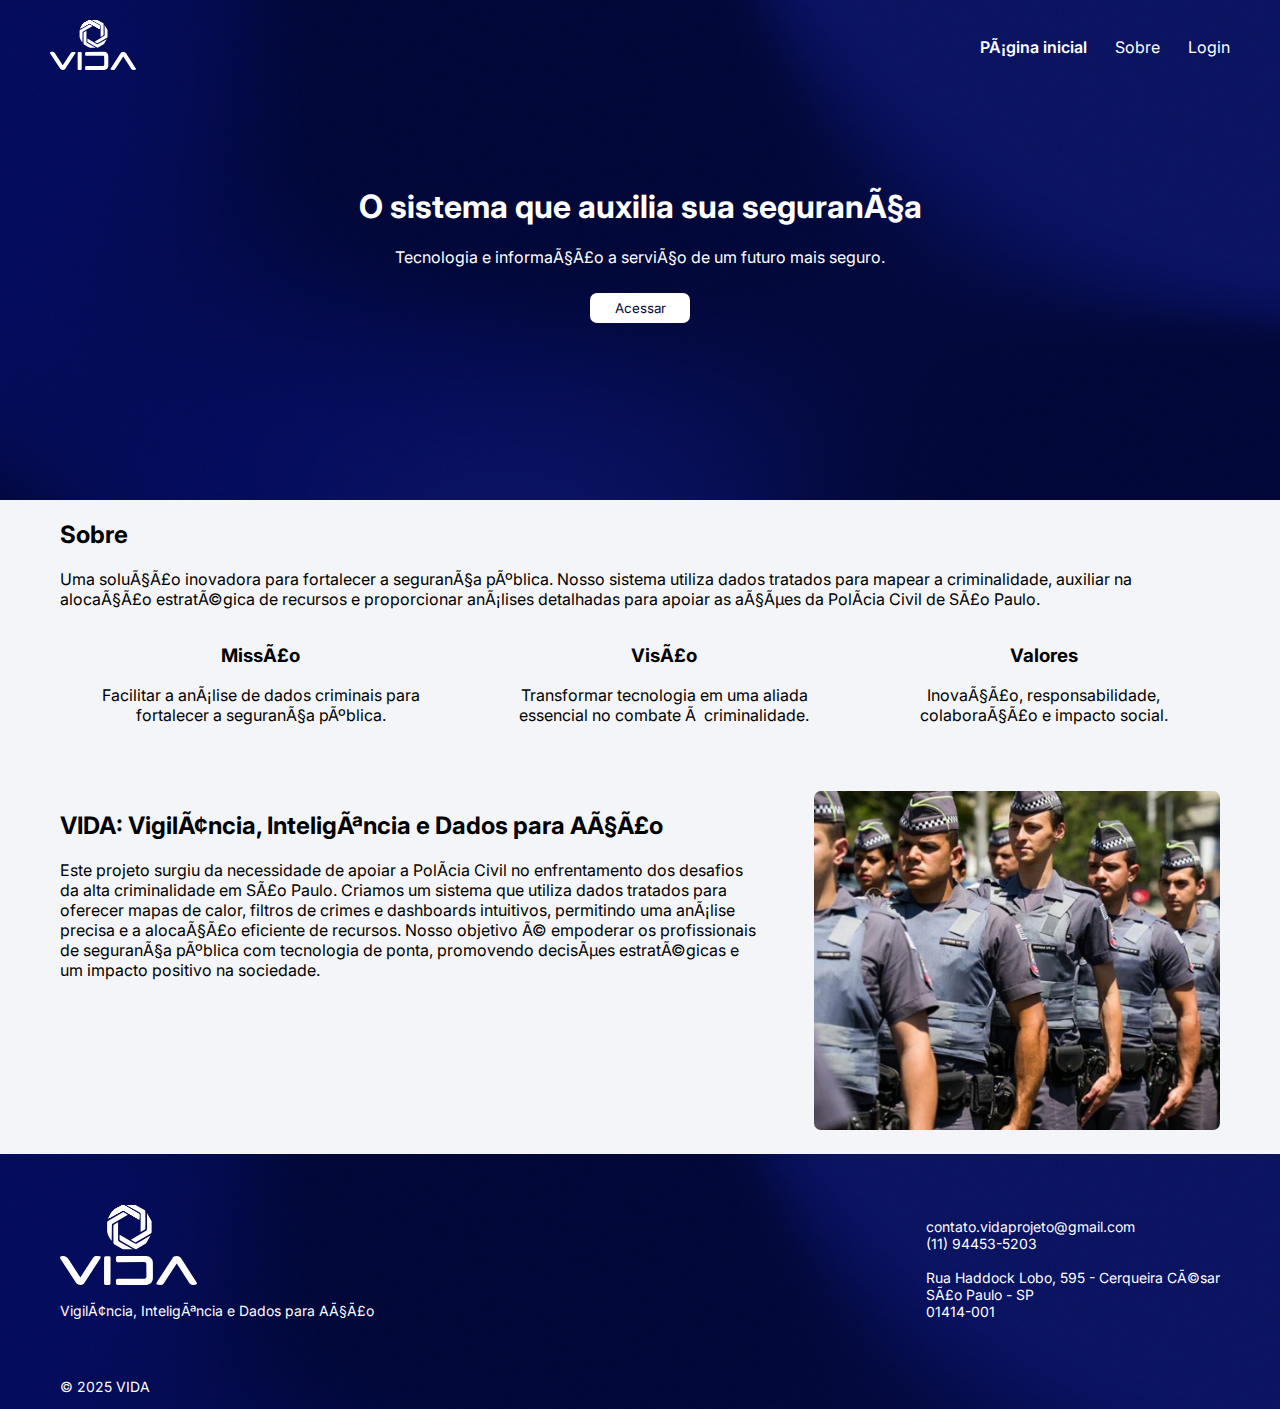
<file: Site/web-data-viz/public/index.html>
<!DOCTYPE html>
<html lang="en">

<head>
    <meta charset="UT₢F-8">
    <meta name="viewport" content="width=device-width, initial-scale=1.0">
    <link rel="stylesheet" href="./css/style.css">
    <link rel="shortcut icon" href="assets/logo-branco-simples.ico" type="image/x-icon">
    <title>Página inicial</title>
</head>

<body>
    <div class="banner-home">

        <div class="header">
            <div class="container-navbar">
                <div class="logo">
                    <a href="#">
                        <img src="assets/logo-branco.svg" alt="">
                    </a>
                </div>

                <ul class="navbar">
                    <li class="selecionado">
                        <a href="#">Página inicial</a>
                    </li>
                    <li>
                        <a href="#container-sobre">Sobre</a>
                    </li>

                    <li>
                        <a href="login.html">Login</a>
                    </li>
                </ul>
            </div>
        </div>

        <div class="banner">
            <div class="container-texto">
                <h1>O sistema que auxilia sua segurança</h1>
                <p>Tecnologia e informação a serviço de um futuro mais seguro.</p>

                <a href="login.html">
                    <button class="botao botao-branco">Acessar</button>
                </a>
            </div>
        </div>

    </div>

    <div id="container-sobre">
        <h2>Sobre</h2>
        <p>Uma solução inovadora para fortalecer a segurança pública. Nosso sistema utiliza dados tratados para mapear a
            criminalidade, auxiliar na alocação estratégica de recursos e proporcionar análises detalhadas para apoiar
            as ações da Polícia Civil de São Paulo.</p>

        <div class="cards">
            <div class="card-texto">
                <h3>Missão</h3>
                <p>Facilitar a análise de dados criminais para fortalecer a segurança pública.</p>
            </div>

            <div class="card-texto">
                <h3>Visão</h3>
                <p>Transformar tecnologia em uma aliada essencial no combate à criminalidade.</p>
            </div>

            <div class="card-texto">
                <h3>Valores</h3>
                <p>Inovação, responsabilidade, colaboração e impacto social.</p>
            </div>
        </div>

        <div class="sobre">
            <div class="sobre-texto">
                <h2>VIDA: Vigilância, Inteligência e Dados para Ação</h2>
                <p>Este projeto surgiu da necessidade de apoiar a Polícia Civil no enfrentamento dos desafios da alta
                    criminalidade em São Paulo. Criamos um sistema que utiliza dados tratados para oferecer mapas de calor,
                    filtros de crimes e dashboards intuitivos, permitindo uma análise precisa e a alocação eficiente de
                    recursos. Nosso objetivo é empoderar os profissionais de segurança pública com tecnologia de ponta,
                    promovendo decisões estratégicas e um impacto positivo na sociedade.</p>
            </div>

            <div class="sobre-imagem">
                <img src="assets/img_policial.png" alt="">
            </div>
        </div>
    </div>

    <div class="footer">
            <div class="conteudo">
                <div class="logo-footer">
                    <img src="assets/logo-branco.svg" alt="">
                    <p>Vigilância, Inteligência e Dados para Ação</p>
                </div>
                <div class="texto-footer">
                    <p>
                        contato.vidaprojeto@gmail.com <br>
                        (11) 94453-5203 <br>
                        <br>
                        Rua Haddock Lobo, 595 - Cerqueira César <br>
                        São Paulo - SP <br>
                        01414-001 <br>
                    </p>
                </div>
            </div>

            <p>	&copy; 2025 VIDA</p>
    </div>
</body>

</html>
</file>
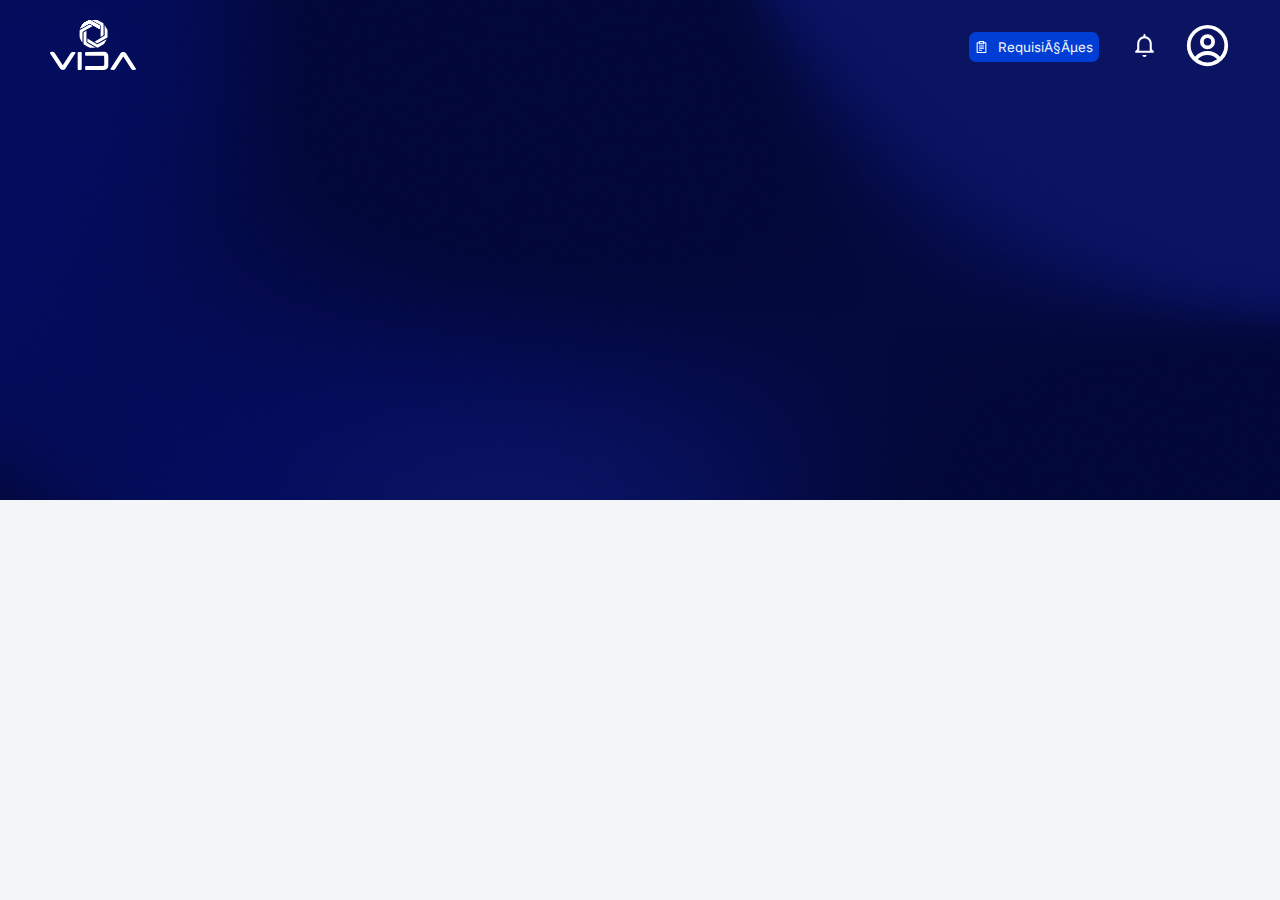
<file: Site/web-data-viz/public/dashboard.html>
<!DOCTYPE html>
<html lang="en">

<head>
    <meta charset="UT₢F-8">
    <meta name="viewport" content="width=device-width, initial-scale=1.0">
    <link rel="stylesheet" href="./css/style.css">
    <link rel="stylesheet" href="./css/style-response.css">
    <link rel="shortcut icon" href="assets/logo-branco-simples.ico" type="image/x-icon">
    <title>Dashboard</title>
</head>

<body>
    <div class="banner-home">
        <div class="header">
            <div class="container-navbar">
                <div class="logo">
                    <a href="index.html">
                        <img src="assets/logo-branco.svg" alt="">
                    </a>
                </div>

                <div class="navbar">
                        <a href="#">
                            <button class="botao botao-azul-claro">
                                <svg fill="#ffffff" width="20px" height="20px" viewBox="0 0 24 24" xmlns="http://www.w3.org/2000/svg"><g id="SVGRepo_bgCarrier" stroke-width="0"></g><g id="SVGRepo_tracerCarrier" stroke-linecap="round" stroke-linejoin="round"></g><g id="SVGRepo_iconCarrier"><path d="M21,4a1,1,0,0,0-1-1H17V2a1,1,0,0,0-1-1H8A1,1,0,0,0,7,2V3H4A1,1,0,0,0,3,4V22a1,1,0,0,0,1,1H20a1,1,0,0,0,1-1ZM9,3h6V5H9ZM19,21H5V5H7V6A1,1,0,0,0,8,7h8a1,1,0,0,0,1-1V5h2Zm-6-3a1,1,0,0,1-1,1H8a1,1,0,0,1,0-2h4A1,1,0,0,1,13,18Zm4-4a1,1,0,0,1-1,1H8a1,1,0,0,1,0-2h8A1,1,0,0,1,17,14Zm0-4a1,1,0,0,1-1,1H8A1,1,0,0,1,8,9h8A1,1,0,0,1,17,10Z"></path></g></svg>
                                Requisições
                            </button>
                        </a>
                    
                    
                        <div id="btn_notificacao" onclick="mudarModalNotificacao()" class="icon icon-notificacao">
                            <svg fill="#ffffff" width="25px" height="25px" viewBox="0 0 24 24" xmlns="http://www.w3.org/2000/svg"><g id="SVGRepo_bgCarrier" stroke-width="0"></g><g id="SVGRepo_tracerCarrier" stroke-linecap="round" stroke-linejoin="round"></g><g id="SVGRepo_iconCarrier"><path d="M10,21h4a2,2,0,0,1-4,0ZM3.076,18.383a1,1,0,0,1,.217-1.09L5,15.586V10a7.006,7.006,0,0,1,6-6.92V2a1,1,0,0,1,2,0V3.08A7.006,7.006,0,0,1,19,10v5.586l1.707,1.707A1,1,0,0,1,20,19H4A1,1,0,0,1,3.076,18.383ZM6.414,17H17.586l-.293-.293A1,1,0,0,1,17,16V10A5,5,0,0,0,7,10v6a1,1,0,0,1-.293.707Z"></path></g></svg>
                        </div>
                        
                        
                        <div id="btn_usuario" onclick="mudarModalUsuario()" class="icon icon-usuario" id="icon_usuario">
                            <svg fill="#ffffff" width="45px" height="45px" viewBox="0 0 24 24" xmlns="http://www.w3.org/2000/svg"><g id="SVGRepo_bgCarrier" stroke-width="0"></g><g id="SVGRepo_tracerCarrier" stroke-linecap="round" stroke-linejoin="round"></g><g id="SVGRepo_iconCarrier"><path d="M12,1A11,11,0,1,0,23,12,11.013,11.013,0,0,0,12,1Zm0,20a9.641,9.641,0,0,1-5.209-1.674,7,7,0,0,1,10.418,0A9.167,9.167,0,0,1,12,21Zm6.694-3.006a8.98,8.98,0,0,0-13.388,0,9,9,0,1,1,13.388,0ZM12,6a4,4,0,1,0,4,4A4,4,0,0,0,12,6Zm0,6a2,2,0,1,1,2-2A2,2,0,0,1,12,12Z"></path></g></svg>
                        </div>
                    </div>

            </div>
    
                <div class="grupo-modal">
                    <div id="modal_notificacao" class="modal">
                        <div class="modal-header" id="modal_header">
                            <h3>Notificações</h3>
                            <svg class="fechar" onclick="mudarModalNotificacao()" viewBox="0 0 24 24" width="25px" height="25px" fill="none" xmlns="http://www.w3.org/2000/svg" stroke="#8a8a8a"><g id="SVGRepo_bgCarrier" stroke-width="0"></g><g id="SVGRepo_tracerCarrier" stroke-linecap="round" stroke-linejoin="round"></g><g id="SVGRepo_iconCarrier"> <g id="Edit / Close_Circle"> <path id="Vector" d="M9 9L11.9999 11.9999M11.9999 11.9999L14.9999 14.9999M11.9999 11.9999L9 14.9999M11.9999 11.9999L14.9999 9M12 21C7.02944 21 3 16.9706 3 12C3 7.02944 7.02944 3 12 3C16.9706 3 21 7.02944 21 12C21 16.9706 16.9706 21 12 21Z" stroke="#ababab" stroke-width="2" stroke-linecap="round" stroke-linejoin="round"></path> </g> </g></svg>
                        </div>
                        <div class="notificacao" id="notificacao">
                            <div class="icon">
                                <svg viewBox="0 0 24 24"  width="25px" height="25px"  fill="none" xmlns="http://www.w3.org/2000/svg"><g id="SVGRepo_bgCarrier" stroke-width="0"></g><g id="SVGRepo_tracerCarrier" stroke-linecap="round" stroke-linejoin="round"></g><g id="SVGRepo_iconCarrier"> <path d="M11.9998 9.00023V13.0002M11.9998 17.0002H12.0098M10.6151 3.89195L2.39019 18.0986C1.93398 18.8866 1.70588 19.2806 1.73959 19.6039C1.769 19.886 1.91677 20.1423 2.14613 20.309C2.40908 20.5002 2.86435 20.5002 3.77487 20.5002H20.2246C21.1352 20.5002 21.5904 20.5002 21.8534 20.309C22.0827 20.1423 22.2305 19.886 22.2599 19.6039C22.2936 19.2806 22.0655 18.8866 21.6093 18.0986L13.3844 3.89195C12.9299 3.10679 12.7026 2.71421 12.4061 2.58235C12.1474 2.46734 11.8521 2.46734 11.5935 2.58235C11.2969 2.71421 11.0696 3.10679 10.6151 3.89195Z" stroke="#F30000" stroke-width="2" stroke-linecap="round" stroke-linejoin="round"></path> </g></svg>
                            </div>
                            <div class="notificacao-texto">
                                <h4>Título</h4>
                                <p>Conteúdo da notificação</p>
                            </div>
                        </div>
                        <div class="notificacao">
                            <div class="icon">
                                <svg viewBox="0 0 24 24"  width="25px" height="25px"  fill="none" xmlns="http://www.w3.org/2000/svg"><g id="SVGRepo_bgCarrier" stroke-width="0"></g><g id="SVGRepo_tracerCarrier" stroke-linecap="round" stroke-linejoin="round"></g><g id="SVGRepo_iconCarrier"> <path d="M11.9998 9.00023V13.0002M11.9998 17.0002H12.0098M10.6151 3.89195L2.39019 18.0986C1.93398 18.8866 1.70588 19.2806 1.73959 19.6039C1.769 19.886 1.91677 20.1423 2.14613 20.309C2.40908 20.5002 2.86435 20.5002 3.77487 20.5002H20.2246C21.1352 20.5002 21.5904 20.5002 21.8534 20.309C22.0827 20.1423 22.2305 19.886 22.2599 19.6039C22.2936 19.2806 22.0655 18.8866 21.6093 18.0986L13.3844 3.89195C12.9299 3.10679 12.7026 2.71421 12.4061 2.58235C12.1474 2.46734 11.8521 2.46734 11.5935 2.58235C11.2969 2.71421 11.0696 3.10679 10.6151 3.89195Z" stroke="#F30000" stroke-width="2" stroke-linecap="round" stroke-linejoin="round"></path> </g></svg>
                            </div>
                            <div class="notificacao-texto">
                                <h4>Título</h4>
                                <p>Conteúdo da notificação</p>
                            </div>
                        </div>
                    </div>
                    <div id="modal_usuario" class="modal" >
                        <div class="modal-header header-azul">
                            <svg width="60px" height="60px" viewBox="0 0 24 24" fill="none" xmlns="http://www.w3.org/2000/svg"><g id="SVGRepo_bgCarrier" stroke-width="0"></g><g id="SVGRepo_tracerCarrier" stroke-linecap="round" stroke-linejoin="round"></g><g id="SVGRepo_iconCarrier"> <path opacity="0.5" d="M22 12C22 17.5228 17.5228 22 12 22C6.47715 22 2 17.5228 2 12C2 6.47715 6.47715 2 12 2C17.5228 2 22 6.47715 22 12Z" fill="#ffffff"></path> <path d="M16.807 19.0112C15.4398 19.9504 13.7841 20.5 12 20.5C10.2159 20.5 8.56023 19.9503 7.193 19.0111C6.58915 18.5963 6.33109 17.8062 6.68219 17.1632C7.41001 15.8302 8.90973 15 12 15C15.0903 15 16.59 15.8303 17.3178 17.1632C17.6689 17.8062 17.4108 18.5964 16.807 19.0112Z" fill="#ffffff"></path> <path d="M12 12C13.6569 12 15 10.6569 15 9C15 7.34315 13.6569 6 12 6C10.3432 6 9.00004 7.34315 9.00004 9C9.00004 10.6569 10.3432 12 12 12Z" fill="#ffffff"></path> </g></svg>
                            <!-- <svg fill="#ffffff" width="55px" height="55px" viewBox="0 0 24 24" xmlns="http://www.w3.org/2000/svg"><g id="SVGRepo_bgCarrier" stroke-width="0"></g><g id="SVGRepo_tracerCarrier" stroke-linecap="round" stroke-linejoin="round"></g><g id="SVGRepo_iconCarrier"><path d="M12,1A11,11,0,1,0,23,12,11.013,11.013,0,0,0,12,1Zm0,20a9.641,9.641,0,0,1-5.209-1.674,7,7,0,0,1,10.418,0A9.167,9.167,0,0,1,12,21Zm6.694-3.006a8.98,8.98,0,0,0-13.388,0,9,9,0,1,1,13.388,0ZM12,6a4,4,0,1,0,4,4A4,4,0,0,0,12,6Zm0,6a2,2,0,1,1,2-2A2,2,0,0,1,12,12Z"></path></g></svg> -->
                            <div class="conteudo-user">
                                <h3><span id="nome_usuario">Nome</span></h3>
                                <p>Distintivo: <span id="matricula_usuario">123456</span> </p>
                            </div>
                            <svg id="btn_fechar" class="fechar" onclick="mudarModalUsuario()" viewBox="0 0 24 24" width="25px" height="25px" fill="none" xmlns="http://www.w3.org/2000/svg" stroke="#8a8a8a"><g id="SVGRepo_bgCarrier" stroke-width="0"></g><g id="SVGRepo_tracerCarrier" stroke-linecap="round" stroke-linejoin="round"></g><g id="SVGRepo_iconCarrier"> <g id="Edit / Close_Circle"> <path id="Vector" d="M9 9L11.9999 11.9999M11.9999 11.9999L14.9999 14.9999M11.9999 11.9999L9 14.9999M11.9999 11.9999L14.9999 9M12 21C7.02944 21 3 16.9706 3 12C3 7.02944 7.02944 3 12 3C16.9706 3 21 7.02944 21 12C21 16.9706 16.9706 21 12 21Z" stroke="#636b9b" stroke-width="2" stroke-linecap="round" stroke-linejoin="round"></path> </g> </g></svg>
                        </div>
                        <div class="modal-conteudo">
                            <div class="conteudo-opcao">
                                <div class="icon">
                                    <svg  width="30px" height="30px"  viewBox="0 -0.5 25 25" fill="none" xmlns="http://www.w3.org/2000/svg"><g id="SVGRepo_bgCarrier" stroke-width="0"></g><g id="SVGRepo_tracerCarrier" stroke-linecap="round" stroke-linejoin="round"></g><g id="SVGRepo_iconCarrier"> <path fill-rule="evenodd" clip-rule="evenodd" d="M16.5 9C16.5 11.2091 14.7091 13 12.5 13C10.2909 13 8.5 11.2091 8.5 9C8.5 6.79086 10.2909 5 12.5 5C13.5609 5 14.5783 5.42143 15.3284 6.17157C16.0786 6.92172 16.5 7.93913 16.5 9Z" stroke="#1b1b1d" stroke-width="1.5" stroke-linecap="round" stroke-linejoin="round"></path> <path d="M5.5 18.9999C9.78787 16.3408 15.2121 16.3408 19.5 18.9999" stroke="#000000" stroke-width="1.5" stroke-linecap="round"></path> </g></svg>
                                </div>
                                <p>Meu perfil</p>
                            </div>
                            <div class="conteudo-opcao">
                                <div class="icon">
                                    <svg width="30px" height="30px" viewBox="0 0 24 24" fill="none" xmlns="http://www.w3.org/2000/svg"><g id="SVGRepo_bgCarrier" stroke-width="0"></g><g id="SVGRepo_tracerCarrier" stroke-linecap="round" stroke-linejoin="round"></g><g id="SVGRepo_iconCarrier"> <path d="M20 6C20 6 19.1843 6 19.0001 6C16.2681 6 13.8871 4.93485 11.9999 3C10.1128 4.93478 7.73199 6 5.00009 6C4.81589 6 4.00009 6 4.00009 6C4.00009 6 4 8 4 9.16611C4 14.8596 7.3994 19.6436 12 21C16.6006 19.6436 20 14.8596 20 9.16611C20 8 20 6 20 6Z" stroke="#1b1b1d" stroke-width="1.4" stroke-linecap="round" stroke-linejoin="round"></path> </g></svg>
                                </div>
                                <p>Minhas requisições</p>
                            </div>
                            <div class="conteudo-opcao">
                                <div class="icon">
                                    <svg  width="30px" height="30px"  viewBox="0 0 24 24" fill="none" xmlns="http://www.w3.org/2000/svg"><g id="SVGRepo_bgCarrier" stroke-width="0"></g><g id="SVGRepo_tracerCarrier" stroke-linecap="round" stroke-linejoin="round"></g><g id="SVGRepo_iconCarrier"> <path fill-rule="evenodd" clip-rule="evenodd" d="M11.0175 19C10.6601 19 10.3552 18.7347 10.297 18.373C10.2434 18.0804 10.038 17.8413 9.76171 17.75C9.53658 17.6707 9.31645 17.5772 9.10261 17.47C8.84815 17.3365 8.54289 17.3565 8.30701 17.522C8.02156 17.7325 7.62943 17.6999 7.38076 17.445L6.41356 16.453C6.15326 16.186 6.11944 15.7651 6.33361 15.458C6.49878 15.2105 6.52257 14.8914 6.39601 14.621C6.31262 14.4332 6.23906 14.2409 6.17566 14.045C6.08485 13.7363 5.8342 13.5051 5.52533 13.445C5.15287 13.384 4.8779 13.0559 4.87501 12.669V11.428C4.87303 10.9821 5.18705 10.6007 5.61601 10.528C5.94143 10.4645 6.21316 10.2359 6.33751 9.921C6.37456 9.83233 6.41356 9.74433 6.45451 9.657C6.61989 9.33044 6.59705 8.93711 6.39503 8.633C6.1424 8.27288 6.18119 7.77809 6.48668 7.464L7.19746 6.735C7.54802 6.37532 8.1009 6.32877 8.50396 6.625L8.52638 6.641C8.82735 6.84876 9.21033 6.88639 9.54428 6.741C9.90155 6.60911 10.1649 6.29424 10.2375 5.912L10.2473 5.878C10.3275 5.37197 10.7536 5.00021 11.2535 5H12.1115C12.6248 4.99976 13.0629 5.38057 13.1469 5.9L13.1625 5.97C13.2314 6.33617 13.4811 6.63922 13.8216 6.77C14.1498 6.91447 14.5272 6.87674 14.822 6.67L14.8707 6.634C15.2842 6.32834 15.8528 6.37535 16.2133 6.745L16.8675 7.417C17.1954 7.75516 17.2366 8.28693 16.965 8.674C16.7522 8.99752 16.7251 9.41325 16.8938 9.763L16.9358 9.863C17.0724 10.2045 17.3681 10.452 17.7216 10.521C18.1837 10.5983 18.5235 11.0069 18.525 11.487V12.6C18.5249 13.0234 18.2263 13.3846 17.8191 13.454C17.4842 13.5199 17.2114 13.7686 17.1083 14.102C17.0628 14.2353 17.0121 14.3687 16.9562 14.502C16.8261 14.795 16.855 15.1364 17.0323 15.402C17.2662 15.7358 17.2299 16.1943 16.9465 16.485L16.0388 17.417C15.7792 17.6832 15.3698 17.7175 15.0716 17.498C14.8226 17.3235 14.5001 17.3043 14.2331 17.448C14.0428 17.5447 13.8475 17.6305 13.6481 17.705C13.3692 17.8037 13.1636 18.0485 13.1099 18.346C13.053 18.7203 12.7401 18.9972 12.3708 19H11.0175Z" stroke="#000000" stroke-width="1.5" stroke-linecap="round" stroke-linejoin="round"></path> <path fill-rule="evenodd" clip-rule="evenodd" d="M13.9747 12C13.9747 13.2885 12.9563 14.333 11.7 14.333C10.4437 14.333 9.42533 13.2885 9.42533 12C9.42533 10.7115 10.4437 9.66699 11.7 9.66699C12.9563 9.66699 13.9747 10.7115 13.9747 12Z" stroke="#1b1b1d" stroke-width="1.4" stroke-linecap="round" stroke-linejoin="round"></path> </g></svg>
                                </div>
                                <p>Configurações</p>
                            </div>
                            <hr>
                            <div class="conteudo-opcao">
                                <div class="icon">
                                    <svg width="30px" height="30px" viewBox="0 0 24 24" fill="none" xmlns="http://www.w3.org/2000/svg"><g id="SVGRepo_bgCarrier" stroke-width="0"></g><g id="SVGRepo_tracerCarrier" stroke-linecap="round" stroke-linejoin="round"></g><g id="SVGRepo_iconCarrier"> <path d="M9.00195 7C9.01406 4.82497 9.11051 3.64706 9.87889 2.87868C10.7576 2 12.1718 2 15.0002 2L16.0002 2C18.8286 2 20.2429 2 21.1215 2.87868C22.0002 3.75736 22.0002 5.17157 22.0002 8L22.0002 16C22.0002 18.8284 22.0002 20.2426 21.1215 21.1213C20.2429 22 18.8286 22 16.0002 22H15.0002C12.1718 22 10.7576 22 9.87889 21.1213C9.11051 20.3529 9.01406 19.175 9.00195 17" stroke="#FF2020" stroke-width="1.5" stroke-linecap="round"></path> <path d="M15 12L2 12M2 12L5.5 9M2 12L5.5 15" stroke="#FF2020" stroke-width="1.5" stroke-linecap="round" stroke-linejoin="round"></path> </g></svg>
                                </div>
                                <p><span class="texto-sair">Sair do sistema</span></p>
                            </div>
                        </div>
                    </div>
                </div>
        </div>

        
    </div>
</body>

</html>

<script src="./js/dashboard.js"></script>
</file>
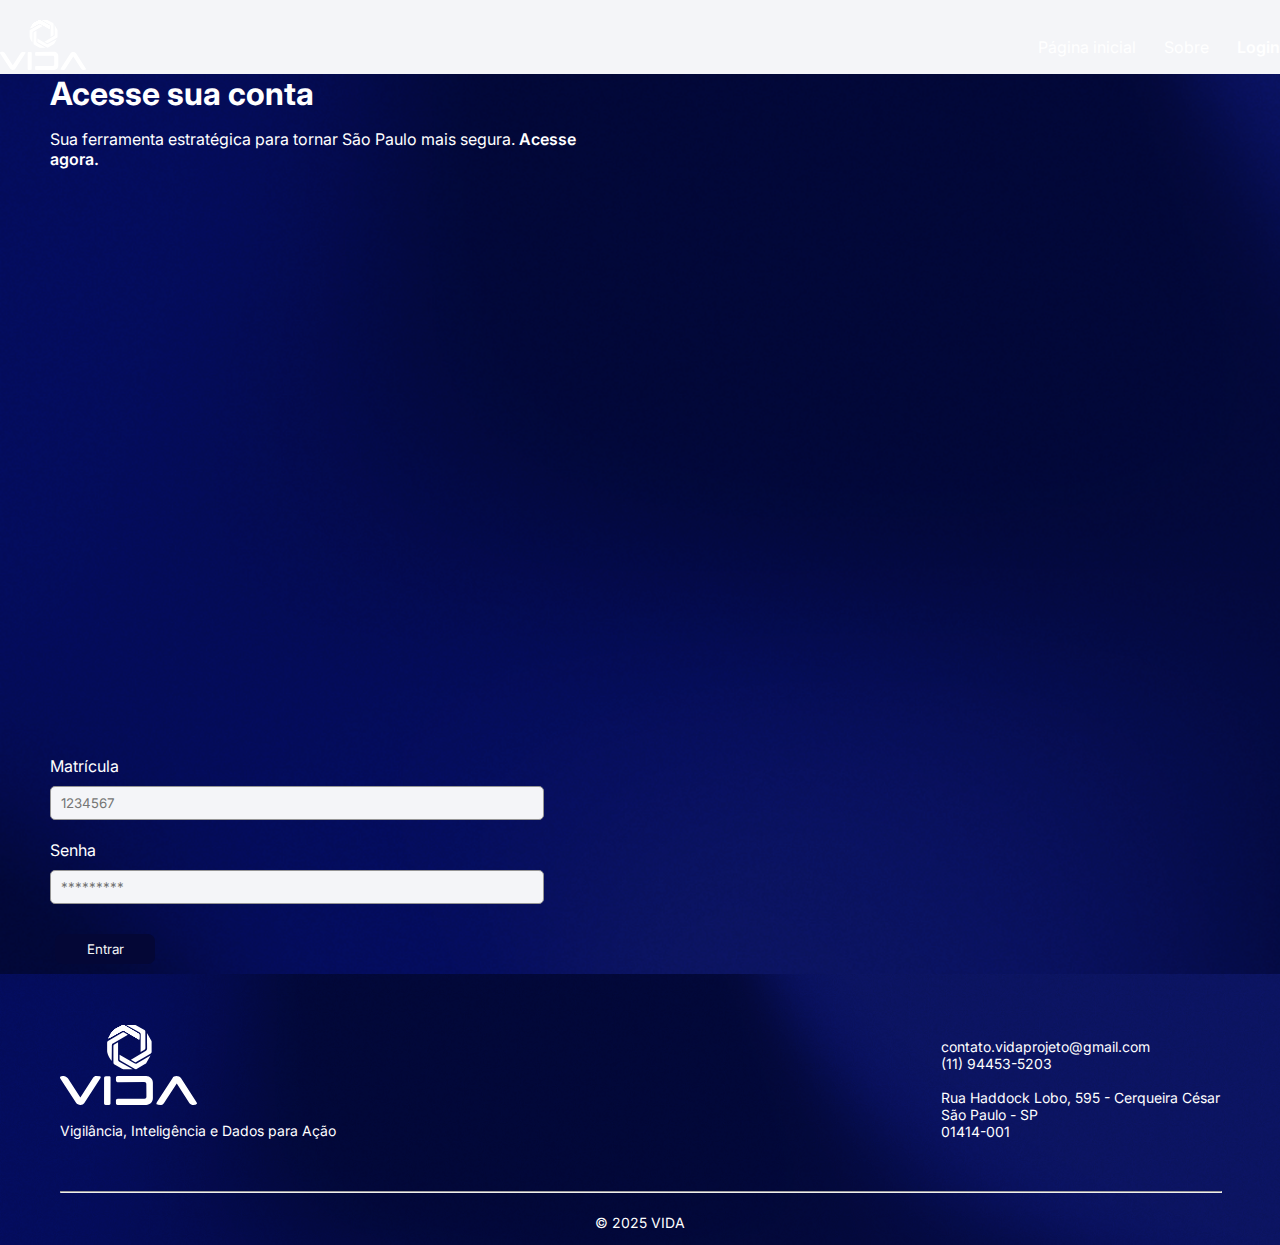
<file: Site/web-data-viz/public/login.html>
<!DOCTYPE html>
<html lang="en">
<head>
    <meta charset="UTF-8">
    <meta name="viewport" content="width=device-width, initial-scale=1.0">
    <link rel="stylesheet" href="./css/style.css">
    <link rel="shortcut icon" href="assets/logo-branco-simples.ico" type="image/x-icon">
    <title>Login</title>
</head>
<body>
    <div class="header">
        <div class="container-navbar">
            <div class="logo">
                <a href="index.html">
                    <img src="assets/logo-branco.svg" alt="">
                </a>
            </div>

            <ul class="navbar">
                <li>
                    <a href="index.html">Página inicial</a>
                </li>
                <li>
                    <a href="index.html#container-sobre">Sobre</a>
                </li>

                <li class="selecionado">
                    <a href="login.html">Login</a>
                </li>
            </ul>
        </div>
    </div>

    <div class="banner-login">
        <div class="texto-login">
            <h1>Acesse sua conta</h1>
            <p>
                Sua ferramenta estratégica para tornar São Paulo mais segura. <span class="texto-destacado">Acesse agora.</span>
            </p>
        </div>

        <div class="container-login">
            <div class="div-input input-matricula">
                <label for="ipt_matricula">Matrícula</label>
                <input class="input" id="ipt_matricula" type="text" placeholder="1234567">
            </div>
            
            <div class="div-input input-senha">
                <label for="ipt_senha">Senha</label>
                <input class="input" id="ipt_senha" type="password" placeholder="*********">
            </div>

            <button class="botao botao-azul">Entrar</button>
        </div>

    </div>

    <div class="footer">
        <div class="conteudo">
            <div class="logo-footer">
                <img src="assets/logo-branco.svg" alt="">
                <p>Vigilância, Inteligência e Dados para Ação</p>
            </div>

            <div class="texto-footer">
                <p>
                    contato.vidaprojeto@gmail.com <br>
                    (11) 94453-5203 <br>
                    <br>
                    Rua Haddock Lobo, 595 - Cerqueira César <br>
                    São Paulo - SP <br>
                    01414-001 <br>
                </p>
            </div>
        </div>

        <hr>

        <p id="footer-ano">	&copy; 2025 VIDA</p>
        </div>
</body>
</html>
</file>
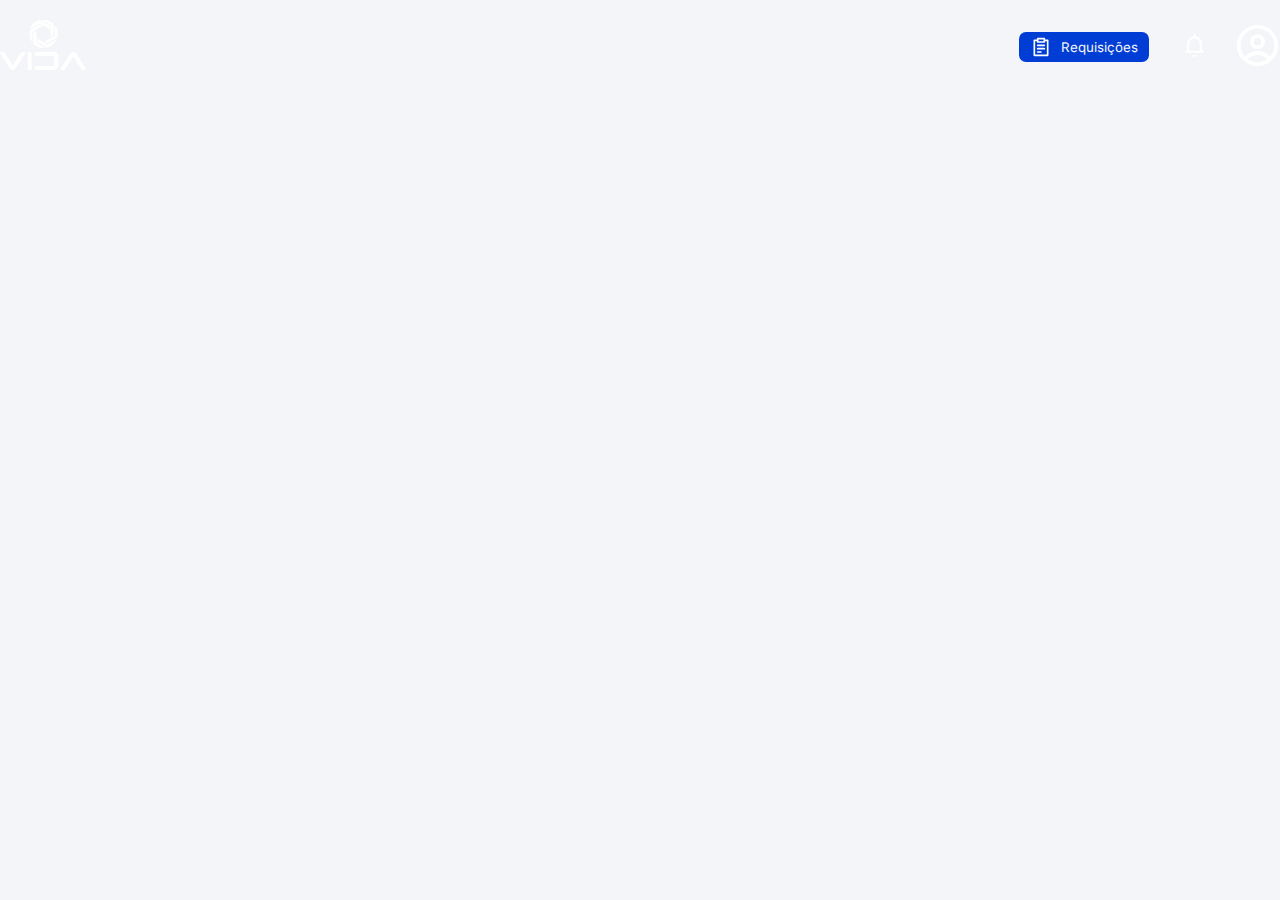
<file: Site/web-data-viz/public/private/dashboard.html>
<!DOCTYPE html>
<html lang="pt-br">

<head>
    <meta charset="UTF-8">
    <meta name="viewport" content="width=device-width, initial-scale=1.0">
    <link rel="stylesheet" href="../css/style.css">
    <link rel="stylesheet" href="../css/style-response.css">
    <link rel="shortcut icon" href="../assets/logo-branco-simples.ico" type="image/x-icon">
    <title>Dashboard</title>
</head>

<body>
    <div class="banner-main logado">
        <div class="header">
            <div class="container-navbar">
                <div class="logo">
                    <a href="">
                        <img src="../assets/logo-branco.svg" alt="">
                    </a>
                </div>
                <div class="navbar">
                    <a href="requisicoes.html">
                        <button class="botao botao-azul-claro">
                            <svg fill="#ffffff" width="20px" height="20px" viewBox="0 0 24 24" xmlns="http://www.w3.org/2000/svg"><g id="SVGRepo_bgCarrier" stroke-width="0"></g><g id="SVGRepo_tracerCarrier" stroke-linecap="round" stroke-linejoin="round"></g><g id="SVGRepo_iconCarrier"><path d="M21,4a1,1,0,0,0-1-1H17V2a1,1,0,0,0-1-1H8A1,1,0,0,0,7,2V3H4A1,1,0,0,0,3,4V22a1,1,0,0,0,1,1H20a1,1,0,0,0,1-1ZM9,3h6V5H9ZM19,21H5V5H7V6A1,1,0,0,0,8,7h8a1,1,0,0,0,1-1V5h2Zm-6-3a1,1,0,0,1-1,1H8a1,1,0,0,1,0-2h4A1,1,0,0,1,13,18Zm4-4a1,1,0,0,1-1,1H8a1,1,0,0,1,0-2h8A1,1,0,0,1,17,14Zm0-4a1,1,0,0,1-1,1H8A1,1,0,0,1,8,9h8A1,1,0,0,1,17,10Z"></path></g></svg>
                            Requisições
                        </button>
                    </a>
                    <div id="btn_notificacao" onclick="mudarModalNotificacao()" class="icon icon-notificacao">
                        <svg fill="#ffffff" width="25px" height="25px" viewBox="0 0 24 24" xmlns="http://www.w3.org/2000/svg"><g id="SVGRepo_bgCarrier" stroke-width="0"></g><g id="SVGRepo_tracerCarrier" stroke-linecap="round" stroke-linejoin="round"></g><g id="SVGRepo_iconCarrier"><path d="M10,21h4a2,2,0,0,1-4,0ZM3.076,18.383a1,1,0,0,1,.217-1.09L5,15.586V10a7.006,7.006,0,0,1,6-6.92V2a1,1,0,0,1,2,0V3.08A7.006,7.006,0,0,1,19,10v5.586l1.707,1.707A1,1,0,0,1,20,19H4A1,1,0,0,1,3.076,18.383ZM6.414,17H17.586l-.293-.293A1,1,0,0,1,17,16V10A5,5,0,0,0,7,10v6a1,1,0,0,1-.293.707Z"></path></g></svg>
                    </div>     
                    <div id="btn_usuario" onclick="mudarModalUsuario()" class="icon icon-usuario" id="icon_usuario">
                        <svg fill="#ffffff" width="45px" height="45px" viewBox="0 0 24 24" xmlns="http://www.w3.org/2000/svg"><g id="SVGRepo_bgCarrier" stroke-width="0"></g><g id="SVGRepo_tracerCarrier" stroke-linecap="round" stroke-linejoin="round"></g><g id="SVGRepo_iconCarrier"><path d="M12,1A11,11,0,1,0,23,12,11.013,11.013,0,0,0,12,1Zm0,20a9.641,9.641,0,0,1-5.209-1.674,7,7,0,0,1,10.418,0A9.167,9.167,0,0,1,12,21Zm6.694-3.006a8.98,8.98,0,0,0-13.388,0,9,9,0,1,1,13.388,0ZM12,6a4,4,0,1,0,4,4A4,4,0,0,0,12,6Zm0,6a2,2,0,1,1,2-2A2,2,0,0,1,12,12Z"></path></g></svg>
                    </div>
                </div>
            </div>
    
            <div class="grupo-modal">
                <div id="modal_notificacao" class="modal">
                    <div class="modal-header" id="modal_header">
                        <h3>Notificações</h3>
                        <svg class="fechar" onclick="mudarModalNotificacao()" viewBox="0 0 24 24" width="25px" height="25px" fill="none" xmlns="http://www.w3.org/2000/svg" stroke="#8a8a8a"><g id="SVGRepo_bgCarrier" stroke-width="0"></g><g id="SVGRepo_tracerCarrier" stroke-linecap="round" stroke-linejoin="round"></g><g id="SVGRepo_iconCarrier"> <g id="Edit / Close_Circle"> <path id="Vector" d="M9 9L11.9999 11.9999M11.9999 11.9999L14.9999 14.9999M11.9999 11.9999L9 14.9999M11.9999 11.9999L14.9999 9M12 21C7.02944 21 3 16.9706 3 12C3 7.02944 7.02944 3 12 3C16.9706 3 21 7.02944 21 12C21 16.9706 16.9706 21 12 21Z" stroke="#ababab" stroke-width="2" stroke-linecap="round" stroke-linejoin="round"></path> </g> </g></svg>
                    </div>
                    <div class="notificacao" id="notificacao">
                        <div class="icon">
                            <svg viewBox="0 0 24 24"  width="25px" height="25px"  fill="none" xmlns="http://www.w3.org/2000/svg"><g id="SVGRepo_bgCarrier" stroke-width="0"></g><g id="SVGRepo_tracerCarrier" stroke-linecap="round" stroke-linejoin="round"></g><g id="SVGRepo_iconCarrier"> <path d="M11.9998 9.00023V13.0002M11.9998 17.0002H12.0098M10.6151 3.89195L2.39019 18.0986C1.93398 18.8866 1.70588 19.2806 1.73959 19.6039C1.769 19.886 1.91677 20.1423 2.14613 20.309C2.40908 20.5002 2.86435 20.5002 3.77487 20.5002H20.2246C21.1352 20.5002 21.5904 20.5002 21.8534 20.309C22.0827 20.1423 22.2305 19.886 22.2599 19.6039C22.2936 19.2806 22.0655 18.8866 21.6093 18.0986L13.3844 3.89195C12.9299 3.10679 12.7026 2.71421 12.4061 2.58235C12.1474 2.46734 11.8521 2.46734 11.5935 2.58235C11.2969 2.71421 11.0696 3.10679 10.6151 3.89195Z" stroke="#F30000" stroke-width="2" stroke-linecap="round" stroke-linejoin="round"></path> </g></svg>
                        </div>
                        <div class="notificacao-texto">
                            <h4>Título</h4>
                            <p>Conteúdo da notificação</p>
                        </div>
                    </div>
                    <div class="notificacao">
                        <div class="icon">
                            <svg viewBox="0 0 24 24"  width="25px" height="25px"  fill="none" xmlns="http://www.w3.org/2000/svg"><g id="SVGRepo_bgCarrier" stroke-width="0"></g><g id="SVGRepo_tracerCarrier" stroke-linecap="round" stroke-linejoin="round"></g><g id="SVGRepo_iconCarrier"> <path d="M11.9998 9.00023V13.0002M11.9998 17.0002H12.0098M10.6151 3.89195L2.39019 18.0986C1.93398 18.8866 1.70588 19.2806 1.73959 19.6039C1.769 19.886 1.91677 20.1423 2.14613 20.309C2.40908 20.5002 2.86435 20.5002 3.77487 20.5002H20.2246C21.1352 20.5002 21.5904 20.5002 21.8534 20.309C22.0827 20.1423 22.2305 19.886 22.2599 19.6039C22.2936 19.2806 22.0655 18.8866 21.6093 18.0986L13.3844 3.89195C12.9299 3.10679 12.7026 2.71421 12.4061 2.58235C12.1474 2.46734 11.8521 2.46734 11.5935 2.58235C11.2969 2.71421 11.0696 3.10679 10.6151 3.89195Z" stroke="#F30000" stroke-width="2" stroke-linecap="round" stroke-linejoin="round"></path> </g></svg>
                        </div>
                        <div class="notificacao-texto">
                            <h4>Título</h4>
                            <p>Conteúdo da notificação</p>
                        </div>
                    </div>
                </div>
                <div id="modal_usuario" class="modal" >
                    <div class="modal-header header-azul">
                        <svg width="60px" height="60px" viewBox="0 0 24 24" fill="none" xmlns="http://www.w3.org/2000/svg"><g id="SVGRepo_bgCarrier" stroke-width="0"></g><g id="SVGRepo_tracerCarrier" stroke-linecap="round" stroke-linejoin="round"></g><g id="SVGRepo_iconCarrier"> <path opacity="0.5" d="M22 12C22 17.5228 17.5228 22 12 22C6.47715 22 2 17.5228 2 12C2 6.47715 6.47715 2 12 2C17.5228 2 22 6.47715 22 12Z" fill="#ffffff"></path> <path d="M16.807 19.0112C15.4398 19.9504 13.7841 20.5 12 20.5C10.2159 20.5 8.56023 19.9503 7.193 19.0111C6.58915 18.5963 6.33109 17.8062 6.68219 17.1632C7.41001 15.8302 8.90973 15 12 15C15.0903 15 16.59 15.8303 17.3178 17.1632C17.6689 17.8062 17.4108 18.5964 16.807 19.0112Z" fill="#ffffff"></path> <path d="M12 12C13.6569 12 15 10.6569 15 9C15 7.34315 13.6569 6 12 6C10.3432 6 9.00004 7.34315 9.00004 9C9.00004 10.6569 10.3432 12 12 12Z" fill="#ffffff"></path> </g></svg>
                        <div class="conteudo-user">
                            <h3><span id="nome_usuario">Nome</span></h3>
                            <p>Distintivo: <span id="matricula_usuario">123456</span> </p>
                        </div>
                        <svg id="btn_fechar" class="fechar" onclick="mudarModalUsuario()" viewBox="0 0 24 24" width="25px" height="25px" fill="none" xmlns="http://www.w3.org/2000/svg" stroke="#8a8a8a"><g id="SVGRepo_bgCarrier" stroke-width="0"></g><g id="SVGRepo_tracerCarrier" stroke-linecap="round" stroke-linejoin="round"></g><g id="SVGRepo_iconCarrier"> <g id="Edit / Close_Circle"> <path id="Vector" d="M9 9L11.9999 11.9999M11.9999 11.9999L14.9999 14.9999M11.9999 11.9999L9 14.9999M11.9999 11.9999L14.9999 9M12 21C7.02944 21 3 16.9706 3 12C3 7.02944 7.02944 3 12 3C16.9706 3 21 7.02944 21 12C21 16.9706 16.9706 21 12 21Z" stroke="#636b9b" stroke-width="2" stroke-linecap="round" stroke-linejoin="round"></path> </g> </g></svg>
                    </div>
                    <div class="modal-conteudo">
                        <div class="conteudo-opcao">
                            <div class="icon">
                                <svg  width="30px" height="30px"  viewBox="0 -0.5 25 25" fill="none" xmlns="http://www.w3.org/2000/svg"><g id="SVGRepo_bgCarrier" stroke-width="0"></g><g id="SVGRepo_tracerCarrier" stroke-linecap="round" stroke-linejoin="round"></g><g id="SVGRepo_iconCarrier"> <path fill-rule="evenodd" clip-rule="evenodd" d="M16.5 9C16.5 11.2091 14.7091 13 12.5 13C10.2909 13 8.5 11.2091 8.5 9C8.5 6.79086 10.2909 5 12.5 5C13.5609 5 14.5783 5.42143 15.3284 6.17157C16.0786 6.92172 16.5 7.93913 16.5 9Z" stroke="#1b1b1d" stroke-width="1.5" stroke-linecap="round" stroke-linejoin="round"></path> <path d="M5.5 18.9999C9.78787 16.3408 15.2121 16.3408 19.5 18.9999" stroke="#000000" stroke-width="1.5" stroke-linecap="round"></path> </g></svg>
                            </div>
                            <p>Meu perfil</p>
                        </div>
                        <div class="conteudo-opcao">
                            <div class="icon">
                                <svg width="30px" height="30px" viewBox="0 0 24 24" fill="none" xmlns="http://www.w3.org/2000/svg"><g id="SVGRepo_bgCarrier" stroke-width="0"></g><g id="SVGRepo_tracerCarrier" stroke-linecap="round" stroke-linejoin="round"></g><g id="SVGRepo_iconCarrier"> <path d="M20 6C20 6 19.1843 6 19.0001 6C16.2681 6 13.8871 4.93485 11.9999 3C10.1128 4.93478 7.73199 6 5.00009 6C4.81589 6 4.00009 6 4.00009 6C4.00009 6 4 8 4 9.16611C4 14.8596 7.3994 19.6436 12 21C16.6006 19.6436 20 14.8596 20 9.16611C20 8 20 6 20 6Z" stroke="#1b1b1d" stroke-width="1.4" stroke-linecap="round" stroke-linejoin="round"></path> </g></svg>
                            </div>
                            <p>Minhas requisições</p>
                        </div>
                        <div class="conteudo-opcao">
                            <div class="icon">
                                <svg  width="30px" height="30px"  viewBox="0 0 24 24" fill="none" xmlns="http://www.w3.org/2000/svg"><g id="SVGRepo_bgCarrier" stroke-width="0"></g><g id="SVGRepo_tracerCarrier" stroke-linecap="round" stroke-linejoin="round"></g><g id="SVGRepo_iconCarrier"> <path fill-rule="evenodd" clip-rule="evenodd" d="M11.0175 19C10.6601 19 10.3552 18.7347 10.297 18.373C10.2434 18.0804 10.038 17.8413 9.76171 17.75C9.53658 17.6707 9.31645 17.5772 9.10261 17.47C8.84815 17.3365 8.54289 17.3565 8.30701 17.522C8.02156 17.7325 7.62943 17.6999 7.38076 17.445L6.41356 16.453C6.15326 16.186 6.11944 15.7651 6.33361 15.458C6.49878 15.2105 6.52257 14.8914 6.39601 14.621C6.31262 14.4332 6.23906 14.2409 6.17566 14.045C6.08485 13.7363 5.8342 13.5051 5.52533 13.445C5.15287 13.384 4.8779 13.0559 4.87501 12.669V11.428C4.87303 10.9821 5.18705 10.6007 5.61601 10.528C5.94143 10.4645 6.21316 10.2359 6.33751 9.921C6.37456 9.83233 6.41356 9.74433 6.45451 9.657C6.61989 9.33044 6.59705 8.93711 6.39503 8.633C6.1424 8.27288 6.18119 7.77809 6.48668 7.464L7.19746 6.735C7.54802 6.37532 8.1009 6.32877 8.50396 6.625L8.52638 6.641C8.82735 6.84876 9.21033 6.88639 9.54428 6.741C9.90155 6.60911 10.1649 6.29424 10.2375 5.912L10.2473 5.878C10.3275 5.37197 10.7536 5.00021 11.2535 5H12.1115C12.6248 4.99976 13.0629 5.38057 13.1469 5.9L13.1625 5.97C13.2314 6.33617 13.4811 6.63922 13.8216 6.77C14.1498 6.91447 14.5272 6.87674 14.822 6.67L14.8707 6.634C15.2842 6.32834 15.8528 6.37535 16.2133 6.745L16.8675 7.417C17.1954 7.75516 17.2366 8.28693 16.965 8.674C16.7522 8.99752 16.7251 9.41325 16.8938 9.763L16.9358 9.863C17.0724 10.2045 17.3681 10.452 17.7216 10.521C18.1837 10.5983 18.5235 11.0069 18.525 11.487V12.6C18.5249 13.0234 18.2263 13.3846 17.8191 13.454C17.4842 13.5199 17.2114 13.7686 17.1083 14.102C17.0628 14.2353 17.0121 14.3687 16.9562 14.502C16.8261 14.795 16.855 15.1364 17.0323 15.402C17.2662 15.7358 17.2299 16.1943 16.9465 16.485L16.0388 17.417C15.7792 17.6832 15.3698 17.7175 15.0716 17.498C14.8226 17.3235 14.5001 17.3043 14.2331 17.448C14.0428 17.5447 13.8475 17.6305 13.6481 17.705C13.3692 17.8037 13.1636 18.0485 13.1099 18.346C13.053 18.7203 12.7401 18.9972 12.3708 19H11.0175Z" stroke="#000000" stroke-width="1.5" stroke-linecap="round" stroke-linejoin="round"></path> <path fill-rule="evenodd" clip-rule="evenodd" d="M13.9747 12C13.9747 13.2885 12.9563 14.333 11.7 14.333C10.4437 14.333 9.42533 13.2885 9.42533 12C9.42533 10.7115 10.4437 9.66699 11.7 9.66699C12.9563 9.66699 13.9747 10.7115 13.9747 12Z" stroke="#1b1b1d" stroke-width="1.4" stroke-linecap="round" stroke-linejoin="round"></path> </g></svg>
                            </div>
                            <p>Configurações</p>
                        </div>
                        <hr>
                        <div class="conteudo-opcao">
                            <div class="icon">
                                <svg width="30px" height="30px" viewBox="0 0 24 24" fill="none" xmlns="http://www.w3.org/2000/svg"><g id="SVGRepo_bgCarrier" stroke-width="0"></g><g id="SVGRepo_tracerCarrier" stroke-linecap="round" stroke-linejoin="round"></g><g id="SVGRepo_iconCarrier"> <path d="M9.00195 7C9.01406 4.82497 9.11051 3.64706 9.87889 2.87868C10.7576 2 12.1718 2 15.0002 2L16.0002 2C18.8286 2 20.2429 2 21.1215 2.87868C22.0002 3.75736 22.0002 5.17157 22.0002 8L22.0002 16C22.0002 18.8284 22.0002 20.2426 21.1215 21.1213C20.2429 22 18.8286 22 16.0002 22H15.0002C12.1718 22 10.7576 22 9.87889 21.1213C9.11051 20.3529 9.01406 19.175 9.00195 17" stroke="#FF2020" stroke-width="1.5" stroke-linecap="round"></path> <path d="M15 12L2 12M2 12L5.5 9M2 12L5.5 15" stroke="#FF2020" stroke-width="1.5" stroke-linecap="round" stroke-linejoin="round"></path> </g></svg>
                            </div>
                            <p><span class="texto-sair">Sair do sistema</span></p>
                        </div>
                    </div>
                </div>
            </div>
        </div>
    </div>
</body>

</html>

<script src="../js/modal.js"></script>
</file>
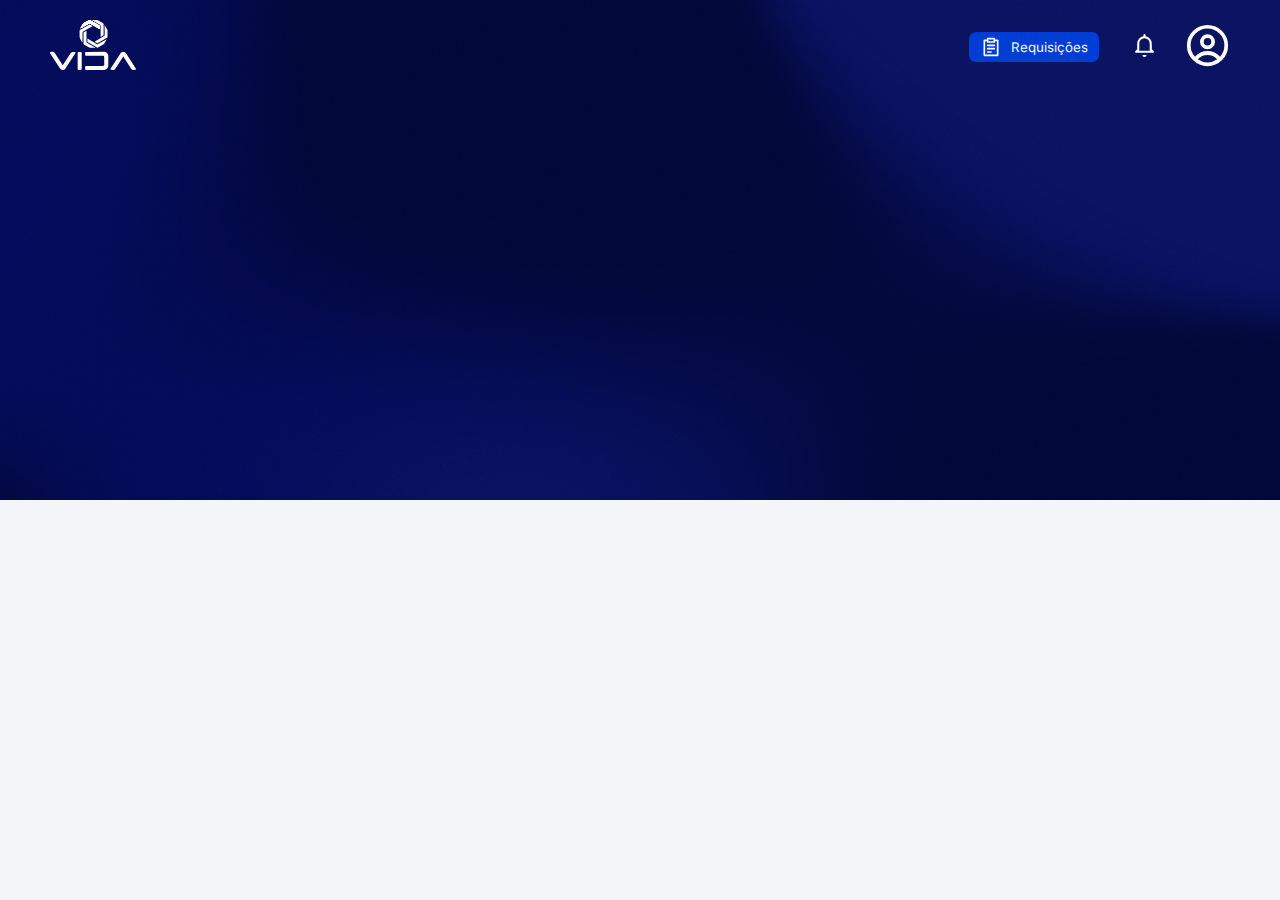
<file: Site/web-data-viz/public/private/requisicoes.html>
<!DOCTYPE html>
<html lang="pt-br">

<head>
    <meta charset="UTF-8">
    <meta name="viewport" content="width=device-width, initial-scale=1.0">
    <link rel="stylesheet" href="../css/style.css">
    <link rel="stylesheet" href="../css/style-response.css">
    <link rel="shortcut icon" href="../assets/logo-branco-simples.ico" type="image/x-icon">
    <title>Requisições</title>
</head>

<body>
    <div class="banner-home">
        <div class="header">
            <div class="container-navbar">
                <div class="logo">
                    <a href="">
                        <img src="../assets/logo-branco.svg" alt="">
                    </a>
                </div>
                <div class="navbar">
                    <a href="requisicoes.html">
                        <button class="botao botao-azul-claro">
                            <svg fill="#ffffff" width="20px" height="20px" viewBox="0 0 24 24" xmlns="http://www.w3.org/2000/svg"><g id="SVGRepo_bgCarrier" stroke-width="0"></g><g id="SVGRepo_tracerCarrier" stroke-linecap="round" stroke-linejoin="round"></g><g id="SVGRepo_iconCarrier"><path d="M21,4a1,1,0,0,0-1-1H17V2a1,1,0,0,0-1-1H8A1,1,0,0,0,7,2V3H4A1,1,0,0,0,3,4V22a1,1,0,0,0,1,1H20a1,1,0,0,0,1-1ZM9,3h6V5H9ZM19,21H5V5H7V6A1,1,0,0,0,8,7h8a1,1,0,0,0,1-1V5h2Zm-6-3a1,1,0,0,1-1,1H8a1,1,0,0,1,0-2h4A1,1,0,0,1,13,18Zm4-4a1,1,0,0,1-1,1H8a1,1,0,0,1,0-2h8A1,1,0,0,1,17,14Zm0-4a1,1,0,0,1-1,1H8A1,1,0,0,1,8,9h8A1,1,0,0,1,17,10Z"></path></g></svg>
                            Requisições
                        </button>
                    </a>
                    <div id="btn_notificacao" onclick="mudarModalNotificacao()" class="icon icon-notificacao">
                        <svg fill="#ffffff" width="25px" height="25px" viewBox="0 0 24 24" xmlns="http://www.w3.org/2000/svg"><g id="SVGRepo_bgCarrier" stroke-width="0"></g><g id="SVGRepo_tracerCarrier" stroke-linecap="round" stroke-linejoin="round"></g><g id="SVGRepo_iconCarrier"><path d="M10,21h4a2,2,0,0,1-4,0ZM3.076,18.383a1,1,0,0,1,.217-1.09L5,15.586V10a7.006,7.006,0,0,1,6-6.92V2a1,1,0,0,1,2,0V3.08A7.006,7.006,0,0,1,19,10v5.586l1.707,1.707A1,1,0,0,1,20,19H4A1,1,0,0,1,3.076,18.383ZM6.414,17H17.586l-.293-.293A1,1,0,0,1,17,16V10A5,5,0,0,0,7,10v6a1,1,0,0,1-.293.707Z"></path></g></svg>
                    </div>     
                    <div id="btn_usuario" onclick="mudarModalUsuario()" class="icon icon-usuario" id="icon_usuario">
                        <svg fill="#ffffff" width="45px" height="45px" viewBox="0 0 24 24" xmlns="http://www.w3.org/2000/svg"><g id="SVGRepo_bgCarrier" stroke-width="0"></g><g id="SVGRepo_tracerCarrier" stroke-linecap="round" stroke-linejoin="round"></g><g id="SVGRepo_iconCarrier"><path d="M12,1A11,11,0,1,0,23,12,11.013,11.013,0,0,0,12,1Zm0,20a9.641,9.641,0,0,1-5.209-1.674,7,7,0,0,1,10.418,0A9.167,9.167,0,0,1,12,21Zm6.694-3.006a8.98,8.98,0,0,0-13.388,0,9,9,0,1,1,13.388,0ZM12,6a4,4,0,1,0,4,4A4,4,0,0,0,12,6Zm0,6a2,2,0,1,1,2-2A2,2,0,0,1,12,12Z"></path></g></svg>
                    </div>
                </div>
            </div>
    
            <div class="grupo-modal">
                <div id="modal_notificacao" class="modal">
                    <div class="modal-header" id="modal_header">
                        <h3>Notificações</h3>
                        <svg class="fechar" onclick="mudarModalNotificacao()" viewBox="0 0 24 24" width="25px" height="25px" fill="none" xmlns="http://www.w3.org/2000/svg" stroke="#8a8a8a"><g id="SVGRepo_bgCarrier" stroke-width="0"></g><g id="SVGRepo_tracerCarrier" stroke-linecap="round" stroke-linejoin="round"></g><g id="SVGRepo_iconCarrier"> <g id="Edit / Close_Circle"> <path id="Vector" d="M9 9L11.9999 11.9999M11.9999 11.9999L14.9999 14.9999M11.9999 11.9999L9 14.9999M11.9999 11.9999L14.9999 9M12 21C7.02944 21 3 16.9706 3 12C3 7.02944 7.02944 3 12 3C16.9706 3 21 7.02944 21 12C21 16.9706 16.9706 21 12 21Z" stroke="#ababab" stroke-width="2" stroke-linecap="round" stroke-linejoin="round"></path> </g> </g></svg>
                    </div>
                    <div class="notificacao" id="notificacao">
                        <div class="icon">
                            <svg viewBox="0 0 24 24"  width="25px" height="25px"  fill="none" xmlns="http://www.w3.org/2000/svg"><g id="SVGRepo_bgCarrier" stroke-width="0"></g><g id="SVGRepo_tracerCarrier" stroke-linecap="round" stroke-linejoin="round"></g><g id="SVGRepo_iconCarrier"> <path d="M11.9998 9.00023V13.0002M11.9998 17.0002H12.0098M10.6151 3.89195L2.39019 18.0986C1.93398 18.8866 1.70588 19.2806 1.73959 19.6039C1.769 19.886 1.91677 20.1423 2.14613 20.309C2.40908 20.5002 2.86435 20.5002 3.77487 20.5002H20.2246C21.1352 20.5002 21.5904 20.5002 21.8534 20.309C22.0827 20.1423 22.2305 19.886 22.2599 19.6039C22.2936 19.2806 22.0655 18.8866 21.6093 18.0986L13.3844 3.89195C12.9299 3.10679 12.7026 2.71421 12.4061 2.58235C12.1474 2.46734 11.8521 2.46734 11.5935 2.58235C11.2969 2.71421 11.0696 3.10679 10.6151 3.89195Z" stroke="#F30000" stroke-width="2" stroke-linecap="round" stroke-linejoin="round"></path> </g></svg>
                        </div>
                        <div class="notificacao-texto">
                            <h4>Título</h4>
                            <p>Conteúdo da notificação</p>
                        </div>
                    </div>
                    <div class="notificacao">
                        <div class="icon">
                            <svg viewBox="0 0 24 24"  width="25px" height="25px"  fill="none" xmlns="http://www.w3.org/2000/svg"><g id="SVGRepo_bgCarrier" stroke-width="0"></g><g id="SVGRepo_tracerCarrier" stroke-linecap="round" stroke-linejoin="round"></g><g id="SVGRepo_iconCarrier"> <path d="M11.9998 9.00023V13.0002M11.9998 17.0002H12.0098M10.6151 3.89195L2.39019 18.0986C1.93398 18.8866 1.70588 19.2806 1.73959 19.6039C1.769 19.886 1.91677 20.1423 2.14613 20.309C2.40908 20.5002 2.86435 20.5002 3.77487 20.5002H20.2246C21.1352 20.5002 21.5904 20.5002 21.8534 20.309C22.0827 20.1423 22.2305 19.886 22.2599 19.6039C22.2936 19.2806 22.0655 18.8866 21.6093 18.0986L13.3844 3.89195C12.9299 3.10679 12.7026 2.71421 12.4061 2.58235C12.1474 2.46734 11.8521 2.46734 11.5935 2.58235C11.2969 2.71421 11.0696 3.10679 10.6151 3.89195Z" stroke="#F30000" stroke-width="2" stroke-linecap="round" stroke-linejoin="round"></path> </g></svg>
                        </div>
                        <div class="notificacao-texto">
                            <h4>Título</h4>
                            <p>Conteúdo da notificação</p>
                        </div>
                    </div>
                </div>
                <div id="modal_usuario" class="modal" >
                    <div class="modal-header header-azul">
                        <svg width="60px" height="60px" viewBox="0 0 24 24" fill="none" xmlns="http://www.w3.org/2000/svg"><g id="SVGRepo_bgCarrier" stroke-width="0"></g><g id="SVGRepo_tracerCarrier" stroke-linecap="round" stroke-linejoin="round"></g><g id="SVGRepo_iconCarrier"> <path opacity="0.5" d="M22 12C22 17.5228 17.5228 22 12 22C6.47715 22 2 17.5228 2 12C2 6.47715 6.47715 2 12 2C17.5228 2 22 6.47715 22 12Z" fill="#ffffff"></path> <path d="M16.807 19.0112C15.4398 19.9504 13.7841 20.5 12 20.5C10.2159 20.5 8.56023 19.9503 7.193 19.0111C6.58915 18.5963 6.33109 17.8062 6.68219 17.1632C7.41001 15.8302 8.90973 15 12 15C15.0903 15 16.59 15.8303 17.3178 17.1632C17.6689 17.8062 17.4108 18.5964 16.807 19.0112Z" fill="#ffffff"></path> <path d="M12 12C13.6569 12 15 10.6569 15 9C15 7.34315 13.6569 6 12 6C10.3432 6 9.00004 7.34315 9.00004 9C9.00004 10.6569 10.3432 12 12 12Z" fill="#ffffff"></path> </g></svg>
                        <div class="conteudo-user">
                            <h3><span id="nome_usuario">Nome</span></h3>
                            <p>Distintivo: <span id="matricula_usuario">123456</span> </p>
                        </div>
                        <svg id="btn_fechar" class="fechar" onclick="mudarModalUsuario()" viewBox="0 0 24 24" width="25px" height="25px" fill="none" xmlns="http://www.w3.org/2000/svg" stroke="#8a8a8a"><g id="SVGRepo_bgCarrier" stroke-width="0"></g><g id="SVGRepo_tracerCarrier" stroke-linecap="round" stroke-linejoin="round"></g><g id="SVGRepo_iconCarrier"> <g id="Edit / Close_Circle"> <path id="Vector" d="M9 9L11.9999 11.9999M11.9999 11.9999L14.9999 14.9999M11.9999 11.9999L9 14.9999M11.9999 11.9999L14.9999 9M12 21C7.02944 21 3 16.9706 3 12C3 7.02944 7.02944 3 12 3C16.9706 3 21 7.02944 21 12C21 16.9706 16.9706 21 12 21Z" stroke="#636b9b" stroke-width="2" stroke-linecap="round" stroke-linejoin="round"></path> </g> </g></svg>
                    </div>
                    <div class="modal-conteudo">
                        <div class="conteudo-opcao">
                            <div class="icon">
                                <svg  width="30px" height="30px"  viewBox="0 -0.5 25 25" fill="none" xmlns="http://www.w3.org/2000/svg"><g id="SVGRepo_bgCarrier" stroke-width="0"></g><g id="SVGRepo_tracerCarrier" stroke-linecap="round" stroke-linejoin="round"></g><g id="SVGRepo_iconCarrier"> <path fill-rule="evenodd" clip-rule="evenodd" d="M16.5 9C16.5 11.2091 14.7091 13 12.5 13C10.2909 13 8.5 11.2091 8.5 9C8.5 6.79086 10.2909 5 12.5 5C13.5609 5 14.5783 5.42143 15.3284 6.17157C16.0786 6.92172 16.5 7.93913 16.5 9Z" stroke="#1b1b1d" stroke-width="1.5" stroke-linecap="round" stroke-linejoin="round"></path> <path d="M5.5 18.9999C9.78787 16.3408 15.2121 16.3408 19.5 18.9999" stroke="#000000" stroke-width="1.5" stroke-linecap="round"></path> </g></svg>
                            </div>
                            <p>Meu perfil</p>
                        </div>
                        <div class="conteudo-opcao">
                            <div class="icon">
                                <svg width="30px" height="30px" viewBox="0 0 24 24" fill="none" xmlns="http://www.w3.org/2000/svg"><g id="SVGRepo_bgCarrier" stroke-width="0"></g><g id="SVGRepo_tracerCarrier" stroke-linecap="round" stroke-linejoin="round"></g><g id="SVGRepo_iconCarrier"> <path d="M20 6C20 6 19.1843 6 19.0001 6C16.2681 6 13.8871 4.93485 11.9999 3C10.1128 4.93478 7.73199 6 5.00009 6C4.81589 6 4.00009 6 4.00009 6C4.00009 6 4 8 4 9.16611C4 14.8596 7.3994 19.6436 12 21C16.6006 19.6436 20 14.8596 20 9.16611C20 8 20 6 20 6Z" stroke="#1b1b1d" stroke-width="1.4" stroke-linecap="round" stroke-linejoin="round"></path> </g></svg>
                            </div>
                            <p>Minhas requisições</p>
                        </div>
                        <div class="conteudo-opcao">
                            <div class="icon">
                                <svg  width="30px" height="30px"  viewBox="0 0 24 24" fill="none" xmlns="http://www.w3.org/2000/svg"><g id="SVGRepo_bgCarrier" stroke-width="0"></g><g id="SVGRepo_tracerCarrier" stroke-linecap="round" stroke-linejoin="round"></g><g id="SVGRepo_iconCarrier"> <path fill-rule="evenodd" clip-rule="evenodd" d="M11.0175 19C10.6601 19 10.3552 18.7347 10.297 18.373C10.2434 18.0804 10.038 17.8413 9.76171 17.75C9.53658 17.6707 9.31645 17.5772 9.10261 17.47C8.84815 17.3365 8.54289 17.3565 8.30701 17.522C8.02156 17.7325 7.62943 17.6999 7.38076 17.445L6.41356 16.453C6.15326 16.186 6.11944 15.7651 6.33361 15.458C6.49878 15.2105 6.52257 14.8914 6.39601 14.621C6.31262 14.4332 6.23906 14.2409 6.17566 14.045C6.08485 13.7363 5.8342 13.5051 5.52533 13.445C5.15287 13.384 4.8779 13.0559 4.87501 12.669V11.428C4.87303 10.9821 5.18705 10.6007 5.61601 10.528C5.94143 10.4645 6.21316 10.2359 6.33751 9.921C6.37456 9.83233 6.41356 9.74433 6.45451 9.657C6.61989 9.33044 6.59705 8.93711 6.39503 8.633C6.1424 8.27288 6.18119 7.77809 6.48668 7.464L7.19746 6.735C7.54802 6.37532 8.1009 6.32877 8.50396 6.625L8.52638 6.641C8.82735 6.84876 9.21033 6.88639 9.54428 6.741C9.90155 6.60911 10.1649 6.29424 10.2375 5.912L10.2473 5.878C10.3275 5.37197 10.7536 5.00021 11.2535 5H12.1115C12.6248 4.99976 13.0629 5.38057 13.1469 5.9L13.1625 5.97C13.2314 6.33617 13.4811 6.63922 13.8216 6.77C14.1498 6.91447 14.5272 6.87674 14.822 6.67L14.8707 6.634C15.2842 6.32834 15.8528 6.37535 16.2133 6.745L16.8675 7.417C17.1954 7.75516 17.2366 8.28693 16.965 8.674C16.7522 8.99752 16.7251 9.41325 16.8938 9.763L16.9358 9.863C17.0724 10.2045 17.3681 10.452 17.7216 10.521C18.1837 10.5983 18.5235 11.0069 18.525 11.487V12.6C18.5249 13.0234 18.2263 13.3846 17.8191 13.454C17.4842 13.5199 17.2114 13.7686 17.1083 14.102C17.0628 14.2353 17.0121 14.3687 16.9562 14.502C16.8261 14.795 16.855 15.1364 17.0323 15.402C17.2662 15.7358 17.2299 16.1943 16.9465 16.485L16.0388 17.417C15.7792 17.6832 15.3698 17.7175 15.0716 17.498C14.8226 17.3235 14.5001 17.3043 14.2331 17.448C14.0428 17.5447 13.8475 17.6305 13.6481 17.705C13.3692 17.8037 13.1636 18.0485 13.1099 18.346C13.053 18.7203 12.7401 18.9972 12.3708 19H11.0175Z" stroke="#000000" stroke-width="1.5" stroke-linecap="round" stroke-linejoin="round"></path> <path fill-rule="evenodd" clip-rule="evenodd" d="M13.9747 12C13.9747 13.2885 12.9563 14.333 11.7 14.333C10.4437 14.333 9.42533 13.2885 9.42533 12C9.42533 10.7115 10.4437 9.66699 11.7 9.66699C12.9563 9.66699 13.9747 10.7115 13.9747 12Z" stroke="#1b1b1d" stroke-width="1.4" stroke-linecap="round" stroke-linejoin="round"></path> </g></svg>
                            </div>
                            <p>Configurações</p>
                        </div>
                        <hr>
                        <div class="conteudo-opcao">
                            <div class="icon">
                                <svg width="30px" height="30px" viewBox="0 0 24 24" fill="none" xmlns="http://www.w3.org/2000/svg"><g id="SVGRepo_bgCarrier" stroke-width="0"></g><g id="SVGRepo_tracerCarrier" stroke-linecap="round" stroke-linejoin="round"></g><g id="SVGRepo_iconCarrier"> <path d="M9.00195 7C9.01406 4.82497 9.11051 3.64706 9.87889 2.87868C10.7576 2 12.1718 2 15.0002 2L16.0002 2C18.8286 2 20.2429 2 21.1215 2.87868C22.0002 3.75736 22.0002 5.17157 22.0002 8L22.0002 16C22.0002 18.8284 22.0002 20.2426 21.1215 21.1213C20.2429 22 18.8286 22 16.0002 22H15.0002C12.1718 22 10.7576 22 9.87889 21.1213C9.11051 20.3529 9.01406 19.175 9.00195 17" stroke="#FF2020" stroke-width="1.5" stroke-linecap="round"></path> <path d="M15 12L2 12M2 12L5.5 9M2 12L5.5 15" stroke="#FF2020" stroke-width="1.5" stroke-linecap="round" stroke-linejoin="round"></path> </g></svg>
                            </div>
                            <p><span class="texto-sair">Sair do sistema</span></p>
                        </div>
                    </div>
                </div>
            </div>
        </div>
    </div>
</body>

</html>

<script src="../js/modal.js"></script>
</file>
<file: Site/web-data-viz/public/css/style.css>
/* Estilizações gerais */
@import url('https://fonts.googleapis.com/css2?family=Inter:ital,opsz,wght@0,14..32,100..900;1,14..32,100..900&family=Roboto:ital,wght@0,100;0,300;0,400;0,500;0,700;0,900;1,100;1,300;1,400;1,500;1,700;1,900&display=swap');

html {
    scroll-behavior: smooth;
    height: 100%;
}
body {
    font-family: "Inter", sans-serif;
    margin: 0;
    padding: 0;
    background-color: #F4F5F8;
    height: 100%;
}

.header {
    display: flex;
    flex-direction: column;
}

/* Estilizações da navbar */
.selecionado {
    font-weight: 600;
}

.navbar, .navbar a {
    list-style: none;
    text-decoration: none;
    color: #ffffff;
    display: flex;
    gap: 28px;
    align-items: center;
}

.navbar a:hover {
    font-weight: 700;
    transition: 0.4s;
} 

.logo img{
    height: 50px;
}

.container-navbar {
    padding: 20px 0px 0px 0px;
    display: flex;
    justify-content: space-between;
    align-items: center;
}

/* Estilizações do banner */
.banner-home {
    background-image: url(../assets/fundo-gradiente.png);
    background-size: cover;
    height: 500px;
    color: #ffffff;
    background-color: #040736;
    padding: 0px 50px;
}

.banner {
    height: 70%;
    display: flex;
    align-items: center;
    justify-content: center;
    text-align: center;
}

.botao {
    cursor: pointer;
    border: none;
    border-radius: 7px;
    margin: 10px 5px 10px 5px;
    min-width: 100px;
    min-height: 30px;
    font-family: "Inter", sans-serif;
}

.botao-branco {
    color: #040736;
    background-color: #ffffff;
    transition: transform .2s;
}

.botao-azul {
    color: #F4F5F8;
    background-color: #040736;
}

.botao-azul-claro {
    width: 130px;
    display: flex;
    justify-content: center;
    align-items: center;
    gap: 10px;
    color: #F4F5F8;
    background-color: #003DD4;
}

.botao-branco:hover {
    transform: scale(1.1);
}

.navbar .icon, .fechar {
    cursor: pointer;
}

/* Estilizações do conteúdo */
#container-sobre {
    margin: 20px 60px;
}

.cards {
    display: flex;
    text-align: center;
    gap: 80px;
    padding: 0px 40px;
}

.sobre {
    margin-top: 50px;
    display: flex;
    justify-content: space-between;
    gap: 30px;
}

.sobre-texto {
    width: 60%;
}

.sobre-imagem {
    width: 35%;
}

.sobre-imagem img {
    width: 100%;
    border-radius: 7px;
}

/* Estilizações do footer */
.footer {
    background-image: url(../assets/fundo-gradiente.png);
    background-size: cover;
    /* height: 220px; */
    color: #ffffff;
    background-color: #040736;
    display: flex;
    flex-direction: column;
    padding: 50px 60px 0px 60px;
    font-size: 14px;
}

.footer .conteudo {
    display: flex;
    justify-content: space-between;
    align-items: center;
    margin-bottom: 30px;
}

#footer-ano {
    text-align: center;
}

.footer hr {
    width: 100%;
}

.logo-footer img{
    height: 80px;
}

/* Estilições do login */
.banner-login {
    background-image: url(../assets/fundo-gradiente.png);
    background-size: cover;
    height: 500px;
    color: #ffffff;
    background-color: #040736;
    height: 100%;
    display: flex;
    justify-content: space-between;
    gap: 30px;
    padding: 0px 50px;
}

.sobre-texto {
    width: 60%;
}

.sobre-imagem {
    width: 35%;
    flex-direction: column;
}

.conteudo-login {
    color: #040736;
    display: flex;
    padding: 60px 60px 0px 60px;    
    width: 80%;
    height: 80%;
    align-self: center;
    justify-content: space-around;
}

.div-input {
    display: flex;
    flex-direction: column;
    margin-bottom: 20px; 
    width: 40%;
}

.div-input label {
    margin-bottom: 10px;
}

.input {
    height: 32px;
    padding: 0px 10px 0px 10px;
    background-color: #F4F5F8;
    border-radius: 5px;
    border: 1px #959595 solid;
    width: 100%;
    border-radius: 7px;
}

.banner-login {
    background-image: url(../assets/fundo-gradiente.png);
    background-size: cover;
    color: #ffffff;
    background-color: #040736;
    height: 100%;
    display: flex;
    flex-direction: column;
}

.conteudo-login {
    color: #040736;
    display: flex;
    padding: 60px 60px 0px 60px;    
    width: 80%;
    height: 80%;
    align-self: center;
    justify-content: space-around;
}

.div-input {
    display: flex;
    flex-direction: column;
    margin-bottom: 20px; 
    min-width: 40%;
}

.div-input label {
    margin-bottom: 10px;
}

.input {
    height: 32px;
    padding: 0px 10px 0px 10px;
    background-color: #F4F5F8;
    border-radius: 5px;
    border: 1px #959595 solid;
    width: 100%;
    font-family: "Inter", sans-serif;
}

.texto-login {
    display: flex;
    color: #ffffff;
    width: 45%;
    flex-direction: column;
    justify-content: center;
    padding-bottom: 160px;
}

.texto-login h1 {
    margin: 0;
}

.container-campos {
    display: flex;
    align-items: center;
    background-color: #F4F5F8;
    height: 80%;
    width: 40%;
    border-radius: 10px;
    justify-content: center;
    flex-direction: column;
 
}

.texto-destacado {
    font-weight: 600;
}

#modal_notificacoes {
    display: none;
    position: fixed;
    right: 50px;
    padding: 0px;
    align-self: flex-start;
    justify-self: end;
}

#modal_usuario {
    display: none;
    position: fixed;
    right: 50px;
    padding: 0px;
    align-self: flex-start;
    justify-self: end;
}

.modal-header{
    display: flex;
    align-items: center;
    justify-content: space-between;
}

.modal {
    flex-direction: column;
    background-color: #fbfbfc;
    color: #1b1b1d;
    opacity: 0;
    width: 25%;
    padding: 0px 40px;
    margin-top: 10px;
    border-radius: 10px;
    padding-bottom: 30px;
    font-size: 13px;
    transition: opacity 0.3s ease-in-out; 
    box-shadow: -2px 3px 12px -1px rgba(0, 0, 0, 0.25);
}

.notificacao {
    display: flex;
    align-items: center;
    gap: 10px;
    border-top: #d9d9d9 1px solid;
}

.notificacao .icon {
    margin-right: 10px;
}

.modal h3 {
    font-size: 16px;
}

.notificacao h4 {
    margin-bottom: 0px;
    font-size: 14px;
}

.notificacao p {
    margin-top: 10px;
}

.grupo-modal {
    display: flex;
    justify-content: flex-end;
}

.modal-header.header-azul{
    padding: 10px 25px;
    border-top-left-radius: 9px;
    border-top-right-radius: 9px;
    background-color: #040B5A;
    color: #fbfbfc;
}

.conteudo-user {
    margin-right: 20px;
}

.conteudo-user h3 {
    margin-bottom: 0;
}

.conteudo-user p {
    margin-top: 0;
    color: #fbfbfc83;
}

.conteudo-opcao {
    padding: 0px 25px 0px 25px;
    display: flex;
    align-items: center;
    gap: 15px;
    font-weight: 500;
}

.conteudo-opcao p {
    cursor: pointer;
}

.modal-conteudo {
    padding: 10px 0px;
}

.modal-conteudo hr {
    width: 90%;
    align-self: center;
    opacity: 40%;
}

.texto-sair {
    color: #FF2020;
}

#btn_fechar {
    align-self: flex-start;
    justify-self: flex-end;
    padding-top: 15px;
}
</file>
<file: Site/web-data-viz/public/css/style-response.css>
@media (max-width: 768px) {
    /* Tela inicial */
    .banner-home {
        height: 400px;
    }

    .container-texto {
        display: flex;
        flex-direction: column;
        justify-content: center;
        align-items: center;
    }

    .container-texto h1, .container-texto p {
        width: 90%;
    }

    .cards {
        flex-direction: column;
        gap: 20px;
    }

    .sobre {
        flex-direction: column;
        gap: 20px;
        width: 100%;
    }

    .sobre-texto, .sobre-imagem {
        width: 100%;
        text-align: center;
    }

    .conteudo {
        flex-direction: column;
    }

    .logo-footer, .texto-footer {
        justify-content: center;
        flex-direction: column;
        align-items: center;
        display: flex;
        text-align: center;
    }

    /* Login */
    .conteudo-login {
        flex-direction: column;
        padding: 20px;
    }

    .div-input {
        width: 100%;
    }

    .texto-login {
        width: 100%;
        padding-bottom: 20px;
    }

    .container-campos {
        width: 100%;
    }
}

@media (max-width: 480px) {
    /* Tela inicial */
    .navbar, .navbar a {
        gap: 10px;
    }

    .container-navbar {
        padding: 5px 10px;
    }

    .cards {
        padding: 0px 10px;
    }

    .sobre {
        width: 100%;
    }

    .sobre-texto, .sobre-imagem {
        width: 100%;
    }

    .conteudo {
        flex-direction: column;
    }

    /* Login */
    .conteudo-login {
        padding: 10px;
    }

    .div-input {
        margin-bottom: 10px;
    }

    .texto-login h1 {
        font-size: 24px;
    }
}
</file>
